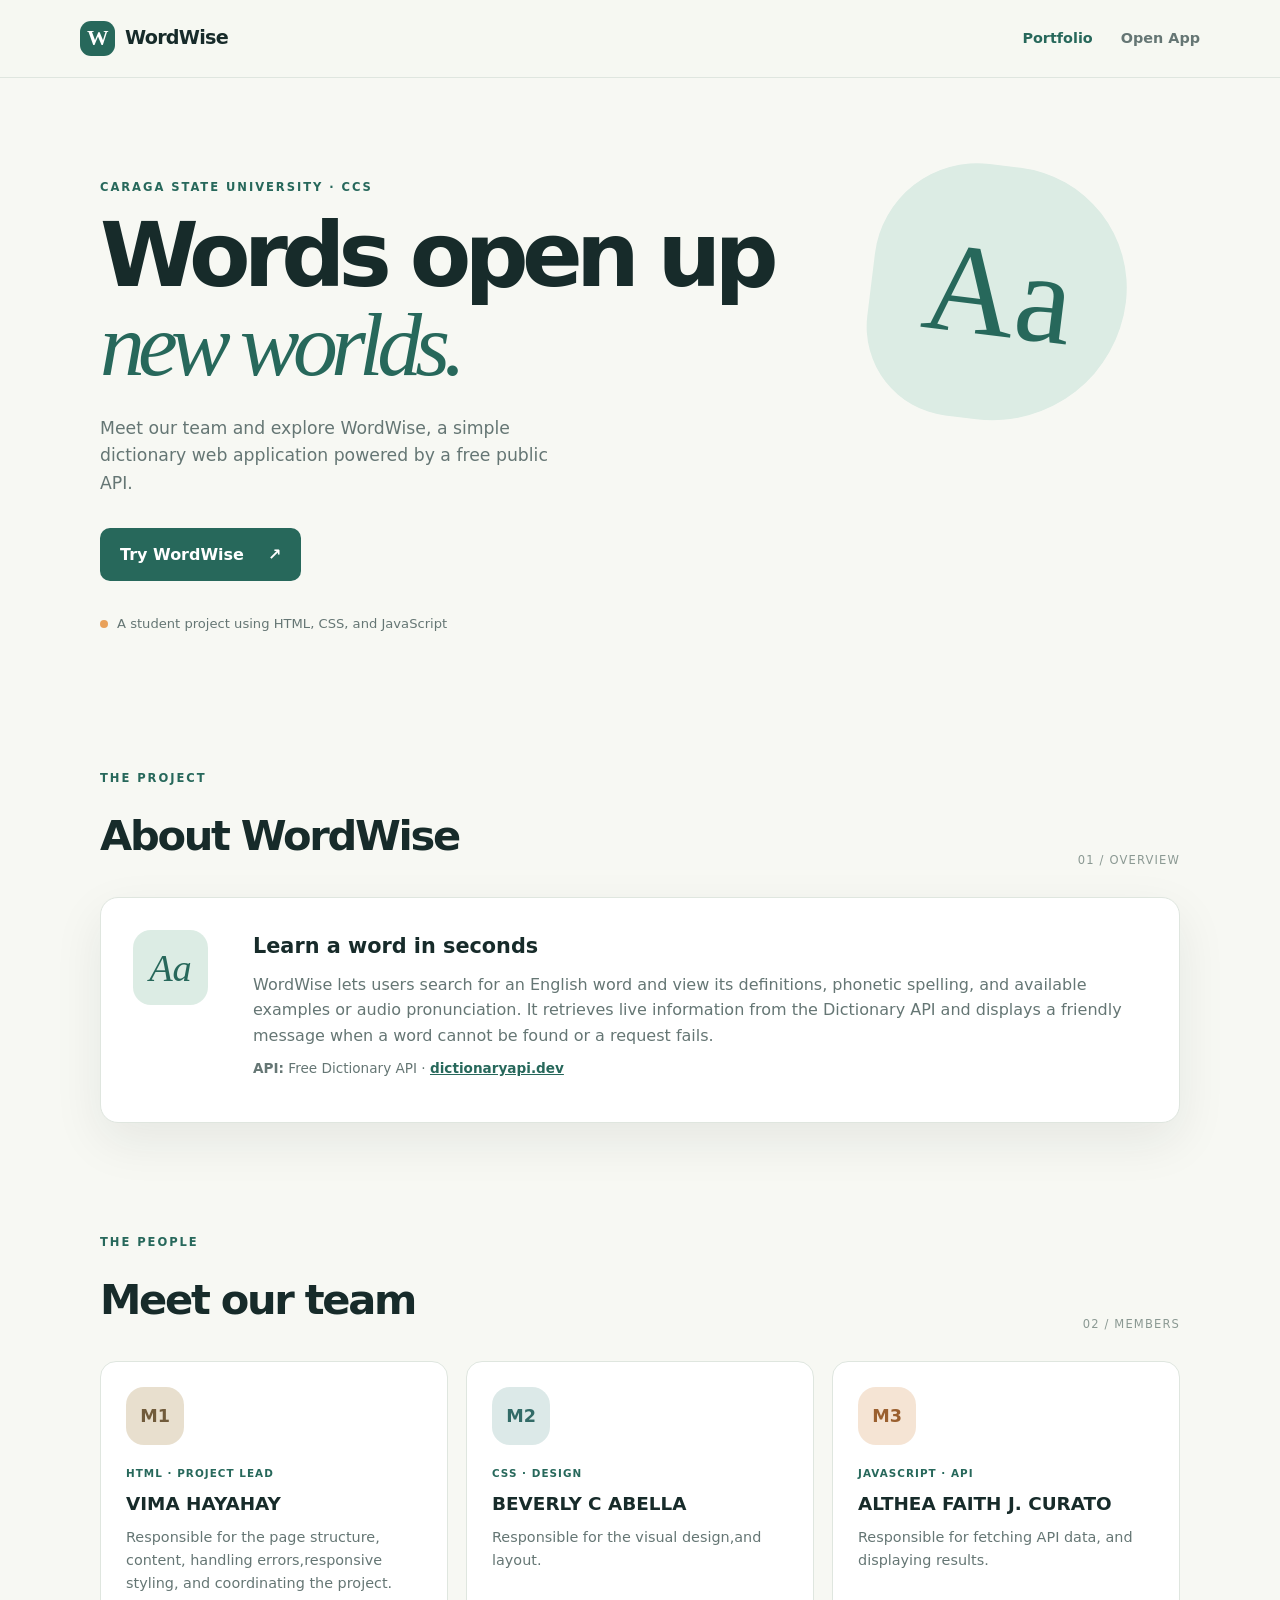
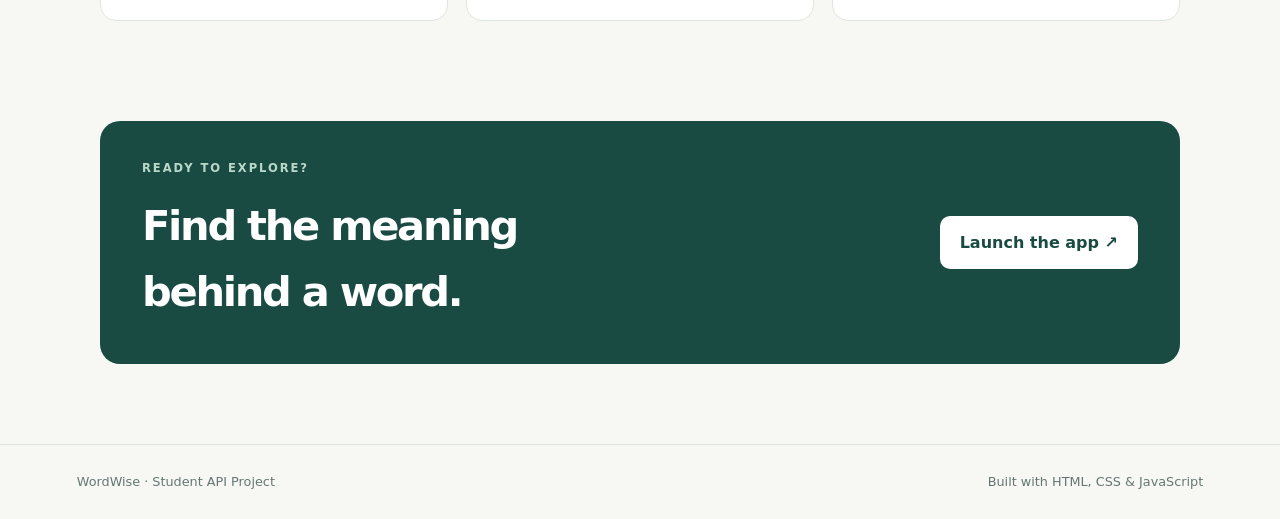
<file: index.html>
<!DOCTYPE html>
<html lang="en">
<head>
  <meta charset="UTF-8">
  <meta name="viewport" content="width=device-width, initial-scale=1.0">
  <title>WordWise | Group Portfolio</title>
  <link rel="stylesheet" href="styles.css">
</head>
<body>
  <header class="site-header">
    <a class="brand" href="index.html"><span class="brand-mark">W</span> WordWise</a>
    <nav><a class="active" href="index.html">Portfolio</a><a href="app.html">Open App</a></nav>
  </header>

  <main class="container">
    <section class="hero">
      <p class="eyebrow">CARAGA STATE UNIVERSITY · CCS</p>
      <h1>Words open up<br><span>new worlds.</span></h1>
      <p class="hero-copy">Meet our team and explore WordWise, a simple dictionary web application powered by a free public API.</p>
      <a class="button" href="app.html">Try WordWise <span aria-hidden="true">↗</span></a>
      <div class="hero-note"><span class="pulse"></span> A student project using HTML, CSS, and JavaScript</div>
    </section>

    <section class="section">
      <div class="section-heading">
        <div><p class="eyebrow">THE PROJECT</p><h2>About WordWise</h2></div>
        <span class="section-number">01 / OVERVIEW</span>
      </div>
      <div class="about-card">
        <div class="about-icon">Aa</div>
        <div>
          <h3>Learn a word in seconds</h3>
          <p>WordWise lets users search for an English word and view its definitions, phonetic spelling, and available examples or audio pronunciation. It retrieves live information from the Dictionary API and displays a friendly message when a word cannot be found or a request fails.</p>
          <p class="small-note"><strong>API:</strong> Free Dictionary API · <a href="https://dictionaryapi.dev/" target="_blank" rel="noopener">dictionaryapi.dev</a></p>
        </div>
      </div>
    </section>

    <section class="section">
      <div class="section-heading">
        <div><p class="eyebrow">THE PEOPLE</p><h2>Meet our team</h2></div>
        <span class="section-number">02 / MEMBERS</span>
      </div>
     
      <div class="team-grid">
        <article class="team-card">
          <div class="avatar">M1</div><p class="member-role">HTML · PROJECT LEAD</p>
          <h3>VIMA HAYAHAY</h3><p class="member-bio">Responsible for the page structure, content, handling errors,responsive styling, and coordinating the project.</p>
        </article>
        <article class="team-card">
          <div class="avatar avatar-two">M2</div><p class="member-role">CSS · DESIGN</p>
          <h3>BEVERLY C ABELLA</h3><p class="member-bio">Responsible for the visual design,and layout.</p>
        </article>
        <article class="team-card">
          <div class="avatar avatar-three">M3</div><p class="member-role">JAVASCRIPT · API</p>
          <h3>ALTHEA FAITH J. CURATO</h3><p class="member-bio">Responsible for fetching API data, and displaying results.</p>
        </article>
      </div>
    </section>

    <section class="cta-panel">
      <div><p class="eyebrow">READY TO EXPLORE?</p><h2>Find the meaning behind a word.</h2></div>
      <a class="button button-light" href="app.html">Launch the app ↗</a>
    </section>
  </main>
  <footer class="site-footer"><span>WordWise · Student API Project</span><span>Built with HTML, CSS & JavaScript</span></footer>
</body>
</html>
</file>
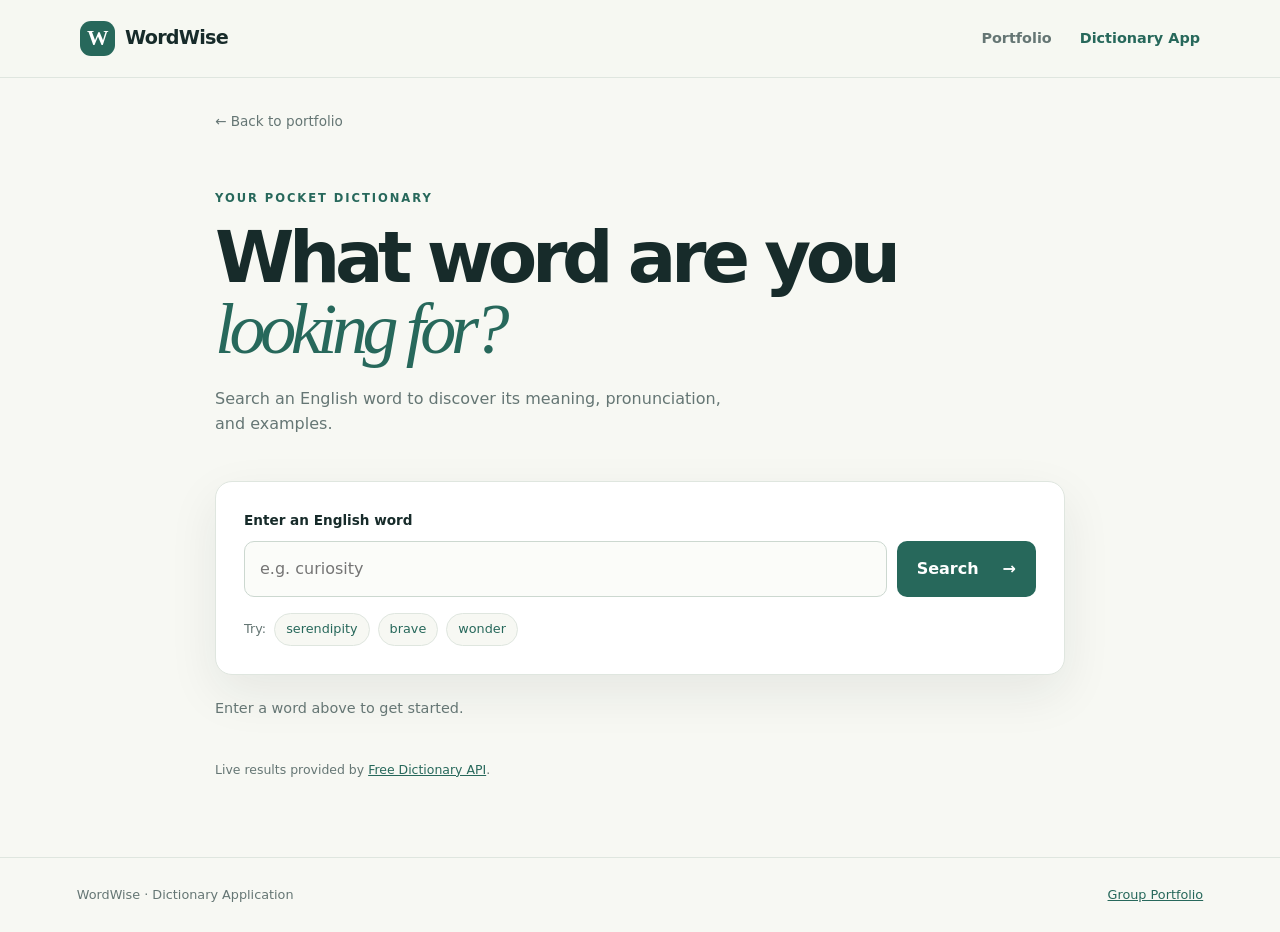
<file: app.html>
<!DOCTYPE html>
<html lang="en">
<head>
  <meta charset="UTF-8">
  <meta name="viewport" content="width=device-width, initial-scale=1.0">
  <title>WordWise | Dictionary</title>
  <link rel="stylesheet" href="styles.css">
  <script src="script.js" defer></script>
</head>
<body class="app-page">
  <header class="site-header">
    <a class="brand" href="index.html"><span class="brand-mark">W</span> WordWise</a>
    <nav><a href="index.html">Portfolio</a><a class="active" href="app.html">Dictionary App</a></nav>
  </header>
  <main class="container app-container">
    <a class="back-link" href="index.html">← Back to portfolio</a>
    <section class="app-intro">
      <p class="eyebrow">YOUR POCKET DICTIONARY</p>
      <h1>What word are you<br><span>looking for?</span></h1>
      <p>Search an English word to discover its meaning, pronunciation, and examples.</p>
    </section>
    <section class="search-card">
      <form id="search-form">
        <label for="word-input">Enter an English word</label>
        <div class="search-row">
          <input id="word-input" name="word" type="text" placeholder="e.g. curiosity" autocomplete="off" required>
          <button class="button" id="search-button" type="submit">Search <span aria-hidden="true">→</span></button>
        </div>
      </form>
      <div class="suggestions"><span>Try:</span> <button type="button" class="suggestion" data-word="serendipity">serendipity</button><button type="button" class="suggestion" data-word="brave">brave</button><button type="button" class="suggestion" data-word="wonder">wonder</button></div>
    </section>
    <div id="status" class="status" role="status" aria-live="polite">Enter a word above to get started.</div>
    <section id="results" class="results" aria-live="polite"></section>
    <p class="api-credit">Live results provided by <a href="https://dictionaryapi.dev/" target="_blank" rel="noopener">Free Dictionary API</a>.</p>
  </main>
  <footer class="site-footer"><span>WordWise · Dictionary Application</span><a href="index.html">Group Portfolio</a></footer>
</body>
</html>
</file>
<file: styles.css>
:root {
  --ink: #172b2a; --muted: #657674; --paper: #f7f8f3; --green: #27685b;
  --green-dark: #194b42; --mint: #dcece4; --line: #dfe6df; --white: #fff;
  --orange: #e9a15a; --shadow: 0 18px 50px rgba(23,43,42,.08);
}
* { box-sizing: border-box; }
html { scroll-behavior: smooth; }
body { margin: 0; background: var(--paper); color: var(--ink); font-family: Inter, ui-sans-serif, system-ui, -apple-system, BlinkMacSystemFont, "Segoe UI", sans-serif; line-height: 1.6; }
a { color: var(--green); }
.site-header { height: 78px; padding: 0 max(6vw, calc((100vw - 1120px)/2)); display: flex; justify-content: space-between; align-items: center; border-bottom: 1px solid var(--line); background: rgba(247,248,243,.94); }
.brand { display: inline-flex; align-items: center; gap: 10px; color: var(--ink); text-decoration: none; font-weight: 800; letter-spacing: -.04em; font-size: 1.2rem; }
.brand-mark { display: grid; place-items: center; width: 35px; height: 35px; color: white; background: var(--green); border-radius: 11px; font-family: Georgia, serif; font-size: 1.35rem; }
nav { display: flex; align-items: center; gap: 28px; } nav a { color: var(--muted); text-decoration: none; font-size: .9rem; font-weight: 650; }
nav a.active, nav a:hover { color: var(--green); }
.container { width: min(1080px, 88vw); margin: 0 auto; }
.hero { min-height: 510px; padding: 100px 0 80px; position: relative; }
.hero:after { content: "Aa"; position: absolute; right: 5%; top: 88px; width: 255px; height: 255px; display: grid; place-items: center; border-radius: 46% 54% 60% 40%; background: var(--mint); color: var(--green); font: 8rem Georgia, serif; transform: rotate(7deg); z-index: -1; }
.eyebrow { color: var(--green); font-size: .72rem; font-weight: 800; letter-spacing: .17em; margin: 0 0 15px; }
h1, h2, h3, p { margin-top: 0; }
h1 { font-size: clamp(3rem, 7vw, 5.7rem); letter-spacing: -.075em; line-height: .99; margin-bottom: 25px; max-width: 750px; }
h1 span { color: var(--green); font-family: Georgia, "Times New Roman", serif; font-weight: 500; font-style: italic; }
.hero-copy { max-width: 480px; color: var(--muted); font-size: 1.08rem; margin-bottom: 30px; }
.button { display: inline-flex; gap: 24px; justify-content: center; align-items: center; border: 0; border-radius: 10px; padding: 14px 20px; background: var(--green); color: white; font: inherit; font-weight: 750; text-decoration: none; cursor: pointer; transition: background .2s, transform .2s; }
.button:hover { background: var(--green-dark); transform: translateY(-1px); }
.hero-note { display: flex; align-items: center; gap: 9px; margin-top: 32px; color: var(--muted); font-size: .82rem; }
.pulse { width: 8px; height: 8px; border-radius: 50%; background: var(--orange); }
.section { padding: 55px 0; }
.section-heading { display: flex; align-items: end; justify-content: space-between; gap: 20px; margin-bottom: 28px; }
.section-heading h2, .cta-panel h2 { font-size: clamp(1.8rem, 4vw, 2.6rem); letter-spacing: -.055em; margin: 0; }
.section-number { font-size: .72rem; color: #8b9993; letter-spacing: .1em; }
.about-card { display: grid; grid-template-columns: 95px 1fr; gap: 25px; background: white; border: 1px solid var(--line); border-radius: 18px; padding: 32px; box-shadow: var(--shadow); }
.about-icon { width: 75px; height: 75px; display: grid; place-items: center; background: var(--mint); color: var(--green); border-radius: 18px; font: italic 2.4rem Georgia, serif; }
.about-card h3 { margin-bottom: 8px; font-size: 1.3rem; } .about-card p { color: var(--muted); margin-bottom: 10px; }
.small-note { font-size: .85rem; } .small-note a { font-weight: 700; }
.muted { color: var(--muted); }
.team-grid { display: grid; grid-template-columns: repeat(3, 1fr); gap: 18px; margin-top: 24px; }
.team-card { background: white; border: 1px solid var(--line); border-radius: 16px; padding: 25px; }
.avatar { display: grid; place-items: center; width: 58px; height: 58px; border-radius: 18px; background: #e8dfce; color: #715b3b; font-weight: 800; font-size: 1.1rem; margin-bottom: 20px; }
.avatar-two { background: #dce9e8; color: #326b67; } .avatar-three { background: #f5e4d4; color: #9b6030; }
.member-role { color: var(--green); letter-spacing: .1em; font-size: .65rem; font-weight: 850; margin-bottom: 7px; }
.team-card h3 { margin-bottom: 8px; font-size: 1.15rem; } .member-bio { color: var(--muted); font-size: .9rem; margin-bottom: 0; }
.cta-panel { margin: 45px 0 80px; padding: 38px 42px; background: var(--green-dark); color: white; border-radius: 20px; display: flex; align-items: center; justify-content: space-between; gap: 24px; }
.cta-panel .eyebrow { color: #b9d8ca; } .cta-panel h2 { max-width: 500px; }
.button-light { background: white; color: var(--green-dark); flex-shrink: 0; } .button-light:hover { background: #edf5ef; color: var(--green-dark); }
.site-footer { border-top: 1px solid var(--line); min-height: 75px; padding: 20px 6vw; display: flex; align-items: center; justify-content: space-between; gap: 20px; color: var(--muted); font-size: .8rem; }
.app-container { max-width: 850px; min-height: calc(100vh - 153px); padding-top: 30px; padding-bottom: 65px; }
.back-link { text-decoration: none; color: var(--muted); font-size: .85rem; }
.app-intro { padding: 55px 0 28px; }
.app-intro h1 { font-size: clamp(2.8rem, 6vw, 4.5rem); margin-bottom: 20px; }
.app-intro p:last-child { color: var(--muted); max-width: 520px; }
.search-card { background: white; padding: 28px; border: 1px solid var(--line); border-radius: 17px; box-shadow: var(--shadow); }
.search-card label { display: block; font-size: .85rem; font-weight: 750; margin-bottom: 10px; }
.search-row { display: flex; gap: 10px; }
.search-row input { min-width: 0; flex: 1; border: 1px solid #ccd8d0; border-radius: 10px; padding: 14px 15px; font: inherit; outline: none; background: #fbfcf9; }
.search-row input:focus { border-color: var(--green); box-shadow: 0 0 0 3px rgba(39,104,91,.12); }
.suggestions { display: flex; flex-wrap: wrap; align-items: center; gap: 8px; margin-top: 16px; color: var(--muted); font-size: .8rem; }
.suggestion { border: 1px solid var(--line); border-radius: 20px; background: var(--paper); padding: 5px 11px; color: var(--green); cursor: pointer; font: inherit; }
.suggestion:hover { background: var(--mint); }
.status { margin: 22px 0 10px; color: var(--muted); font-size: .9rem; }
.status.error { color: #a13f34; background: #fff0ed; border: 1px solid #f1c8c1; border-radius: 10px; padding: 13px 15px; }
.status.loading { color: var(--green); }
.results { display: grid; gap: 16px; }
.word-result { background: white; border: 1px solid var(--line); border-radius: 16px; padding: 25px; box-shadow: 0 10px 30px rgba(23,43,42,.04); }
.word-head { display: flex; align-items: flex-start; justify-content: space-between; gap: 16px; }
.word-head h2 { font-size: 2rem; letter-spacing: -.04em; margin-bottom: 0; overflow-wrap: anywhere; }
.phonetic { color: var(--green); margin: 4px 0 18px; }
.audio-button { border: 1px solid var(--line); background: var(--mint); color: var(--green-dark); border-radius: 50%; width: 42px; height: 42px; cursor: pointer; font-size: 1.1rem; flex-shrink: 0; }
.part-of-speech { display: inline-block; color: var(--green); background: #edf5ef; border-radius: 5px; padding: 3px 8px; font-size: .75rem; font-weight: 800; margin: 7px 0 10px; }
.definition { padding-top: 12px; border-top: 1px solid #edf0eb; margin-top: 10px; }
.definition p { margin-bottom: 8px; } .definition .example { color: var(--muted); font-size: .9rem; font-style: italic; }
.api-credit { margin-top: 30px; color: var(--muted); font-size: .78rem; }
@media (max-width: 680px) {
  .site-header { padding: 0 6vw; height: 70px; } nav { gap: 14px; } nav a { font-size: .8rem; }
  .hero { padding-top: 75px; min-height: 465px; } .hero:after { right: -5px; top: 45px; width: 130px; height: 130px; font-size: 4rem; opacity: .75; }
  .hero h1 { font-size: clamp(3rem, 14vw, 4.5rem); } .section-heading { align-items: flex-start; flex-direction: column; gap: 10px; }
  .about-card { grid-template-columns: 1fr; padding: 24px; } .team-grid { grid-template-columns: 1fr; }
  .cta-panel { flex-direction: column; align-items: flex-start; padding: 28px; }
  .site-footer { align-items: flex-start; flex-direction: column; gap: 5px; }
  .search-card { padding: 20px; } .search-row { flex-direction: column; } .search-row .button { width: 100%; }
}
</file>
